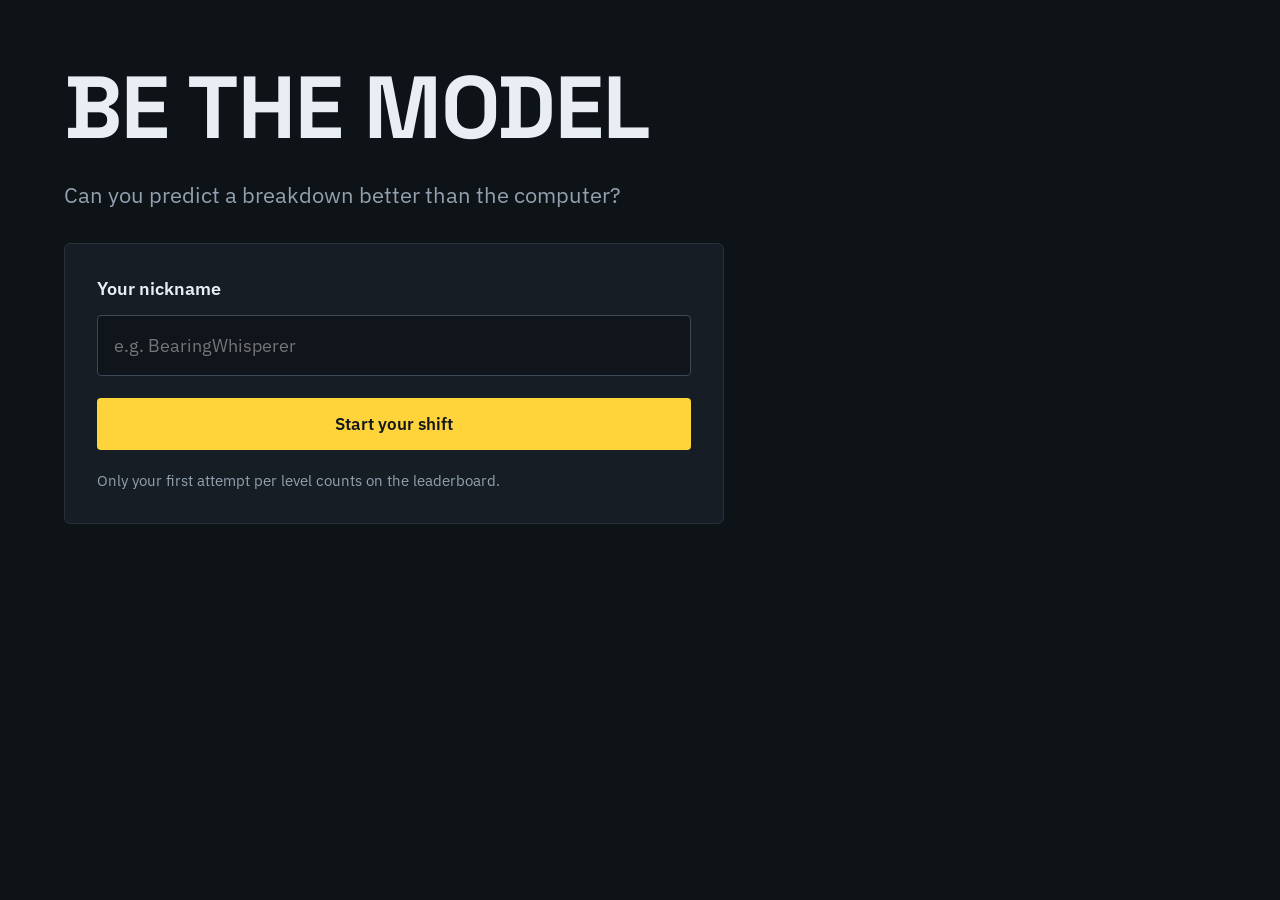
<file: frontend/index.html>
<!doctype html>
<html lang="en">
<head>
  <meta charset="utf-8">
  <meta name="viewport" content="width=device-width, initial-scale=1">
  <title>Be the Model</title>
  <link rel="preconnect" href="https://fonts.googleapis.com">
  <link rel="preconnect" href="https://fonts.gstatic.com" crossorigin>
  <link rel="stylesheet" href="https://fonts.googleapis.com/css2?family=IBM+Plex+Mono:wght@400;500;600&family=IBM+Plex+Sans:wght@400;600&family=Space+Grotesk:wght@500;700&display=swap">
  <link rel="stylesheet" href="css/style.css">
  <script type="module" src="js/main.js"></script>
</head>
<body>

<!-- Join -->
<section id="screen-join" class="page" hidden>
  <h1 class="title-xl">BE THE MODEL</h1>
  <p class="tagline">Can you predict a breakdown better than the computer?</p>
  <form id="join-form" class="panel join-card">
    <label for="nickname">Your nickname</label>
    <input id="nickname" maxlength="20" autocomplete="off" placeholder="e.g. BearingWhisperer" required>
    <button class="btn-primary btn-block" type="submit">Start your shift</button>
    <p class="hint">Only your first attempt per level counts on the leaderboard.</p>
  </form>
</section>

<!-- Waiting for the host -->
<section id="screen-waiting" class="page" hidden>
  <p class="eyebrow">On shift: <span id="wait-nick"></span></p>
  <h2 id="wait-title" class="title-l">Connecting…</h2>
  <p id="wait-hint" class="tagline"></p>
  <div class="panel brief">
    <h3>What to look for in the temperature graph</h3>
    <div class="brief-grid">
      <figure><canvas data-pattern="steady"></canvas><figcaption><b>Steady, moving slightly up and down</b><span>Normal</span></figcaption></figure>
      <figure><canvas data-pattern="building"></canvas><figcaption><b>Steadily building up</b><span>A wearing part</span></figcaption></figure>
      <figure><canvas data-pattern="fluctuating"></canvas><figcaption><b>Fluctuating a lot</b><span>A broken part</span></figcaption></figure>
    </div>
  </div>
</section>

<!-- Control room -->
<section id="screen-room" hidden>
  <header class="topbar">
    <div class="brand"><span class="logo">BE THE MODEL</span><span id="hdr-level" class="muted"></span></div>
    <div class="hdr-stats mono">
      <span>TIME<b id="hdr-time">00:00</b></span>
      <span>SCORE<b id="hdr-score" class="you">0</b></span>
      <span id="hdr-eng-wrap">ENGINEERS FREE<b id="hdr-eng">2/2</b></span>
    </div>
  </header>
  <div class="room">
    <div id="stats" class="stats"></div>
    <div id="room-main" class="room-main">
      <div id="machines" class="machines"></div>
      <aside id="sidebar" class="panel sidebar">
        <div id="engineers-box">
          <h3>Engineers</h3>
          <ul id="engineers" class="engineers"></ul>
        </div>
        <h3>Activity log</h3>
        <p class="legend">◇ Engineer &nbsp; ○ System &nbsp; ⚑ You</p>
        <ul id="log" class="log"></ul>
      </aside>
    </div>
  </div>
</section>

<!-- Results -->
<section id="screen-results" class="page" hidden>
  <h2 id="res-title" class="title-l"></h2>
  <div class="panel table-card">
    <table class="table">
      <thead><tr><th>Result</th><th>You</th><th class="model">Model</th></tr></thead>
      <tbody id="res-body"></tbody>
    </table>
  </div>
  <div id="res-totals" class="panel table-card" hidden>
    <h3>All three levels</h3>
    <table class="table">
      <thead><tr><th>Level</th><th>You</th><th class="model">Model</th></tr></thead>
      <tbody id="totals-body"></tbody>
    </table>
  </div>
  <div id="replays"></div>
  <p id="res-next" class="muted"></p>
</section>

</body>
</html>
</file>
<file: frontend/css/style.css>
/* Night shift control room. Each colour keeps one meaning on every screen. */
:root {
  --bg: #0e1318;
  --panel: #161d25;
  --inset: #0f151b;
  --border: #26303b;
  --border-strong: #3d4956;
  --text: #e8eef4;
  --muted: #93a1af;
  --you: #ffd43b;      /* action and you */
  --temp: #ffa94d;
  --rpm: #5cb8ff;
  --model: #c9a7ff;

  --head: "Space Grotesk", system-ui, sans-serif;
  --body: "IBM Plex Sans", system-ui, sans-serif;
  --mono: "IBM Plex Mono", ui-monospace, Menlo, monospace;
}

* { box-sizing: border-box; }
html, body { margin: 0; background: var(--bg); color: var(--text); font: 15px/1.4 var(--body); }
[hidden] { display: none !important; }
h1, h2, h3 { font-family: var(--head); margin: 0; font-weight: 700; }
h3 { font-size: 17px; }
.muted { color: var(--muted); }
.mono { font-family: var(--mono); }
.you { color: var(--you); }
.model { color: var(--model); }

.panel { background: var(--panel); border: 1px solid var(--border); border-radius: 6px; }

/* Buttons */
button { font: 600 14px var(--body); border-radius: 4px; padding: 10px 12px; cursor: pointer; border: 1px solid transparent; }
.btn-primary { background: var(--you); color: #14181c; }
.btn-outline { background: transparent; border-color: var(--you); color: var(--you); }
.btn-ghost { background: transparent; border-color: var(--border-strong); color: var(--text); }
button:disabled { opacity: 0.35; cursor: not-allowed; }
.btn-outline.flagged:disabled { opacity: 1; }
.btn-block { width: 100%; padding: 14px; font-size: 17px; }

/* Plain pages: join, waiting, results */
.page { padding: 64px 64px 48px; max-width: 1200px; }
.title-xl { font-size: 88px; line-height: 1; letter-spacing: -1px; }
.title-l { font-size: 40px; line-height: 1.1; }
.tagline { color: var(--muted); font-size: 22px; margin: 28px 0 32px; max-width: 760px; }
.eyebrow { color: var(--muted); margin: 0 0 12px; font-family: var(--mono); }

.join-card { max-width: 660px; padding: 32px; }
.join-card label { display: block; font-weight: 600; font-size: 18px; margin-bottom: 14px; }
.join-card input {
  width: 100%; padding: 18px 16px; margin-bottom: 22px; font: 18px var(--body);
  background: var(--inset); color: var(--text); border: 1px solid var(--border-strong); border-radius: 4px;
}
.join-card input:focus { outline: 2px solid var(--you); outline-offset: 1px; }
.hint { color: var(--muted); margin: 20px 0 0; }

.brief { padding: 24px 28px; }
.brief-grid { display: grid; grid-template-columns: repeat(3, 1fr); gap: 20px; margin-top: 16px; }
.brief figure { margin: 0; }
.brief canvas { display: block; width: 100%; height: 90px; background: var(--inset); }
.brief figcaption { margin-top: 10px; display: flex; flex-direction: column; }
.brief figcaption span { color: var(--muted); }

/* Control room: fills the screen, graphs take whatever height is left */
#screen-room { display: flex; flex-direction: column; height: 100vh; min-height: 620px; }
.topbar {
  display: flex; justify-content: space-between; align-items: center;
  height: 60px; padding: 0 20px; border-bottom: 1px solid var(--border); flex: none;
}
.brand { display: flex; align-items: baseline; gap: 22px; }
.logo { font: 700 21px var(--head); }
.hdr-stats { display: flex; gap: 28px; font-size: 14px; letter-spacing: 0.5px; }
.hdr-stats b { font-size: 20px; margin-left: 6px; }

.room { flex: 1; min-height: 0; display: flex; flex-direction: column; gap: 16px; padding: 16px 20px; }
.stats { display: grid; grid-auto-flow: column; grid-auto-columns: 1fr; gap: 12px; flex: none; }
.stat { padding: 10px 14px; }
.stat span { display: block; font-size: 12px; color: var(--muted); }
.stat b { font: 500 19px var(--mono); }

.room-main { flex: 1; min-height: 0; display: grid; grid-template-columns: 1fr clamp(260px, 24vw, 340px); gap: 16px; }
.room-main.no-sidebar { grid-template-columns: 1fr; }
.machines { display: grid; grid-template-columns: 1fr 1fr; grid-template-rows: repeat(2, minmax(0, 1fr)); gap: 16px; min-height: 0; }
.machines.single { grid-template-columns: 1fr; grid-template-rows: minmax(0, 1fr); }

.machine { display: flex; flex-direction: column; gap: 10px; padding: 14px; min-height: 0; }
.machine header { display: flex; justify-content: space-between; align-items: center; }
.chip { font-size: 12px; color: var(--muted); border: 1px solid var(--border-strong); border-radius: 3px; padding: 2px 8px; }
.graph { position: relative; flex: 1; min-height: 70px; background: var(--inset); }
.graph canvas { position: absolute; inset: 0; width: 100%; height: 100%; display: block; }
.values { font-family: var(--mono); font-size: 15px; display: flex; gap: 22px; }
.values .t { color: var(--temp); }
.values .r { color: var(--rpm); }
.values b { font-weight: 600; margin-left: 6px; }
.actions { display: grid; grid-template-columns: repeat(3, 1fr); gap: 8px; }
.actions button { padding: 10px 6px; white-space: nowrap; overflow: hidden; text-overflow: ellipsis; }
.machine.is-broken .graph, .machine.is-off .graph { opacity: 0.45; }
.machine.is-broken .chip, .machine.is-off .chip { color: var(--text); background: var(--border); }

.sidebar { padding: 16px; display: flex; flex-direction: column; min-height: 0; }
.sidebar h3 { margin-bottom: 10px; }
.engineers { list-style: none; margin: 0 0 22px; padding: 0; }
.engineers li { margin-bottom: 8px; }
.engineers .row { display: flex; justify-content: space-between; }
.engineers .row span:last-child { color: var(--muted); font-family: var(--mono); font-size: 14px; }
.bar { height: 5px; background: var(--border); border-radius: 3px; margin-top: 6px; overflow: hidden; }
.bar i { display: block; height: 100%; background: var(--you); }
.legend { font-size: 12px; color: var(--muted); margin: 0 0 8px; }
.log { list-style: none; margin: 0; padding: 0; overflow-y: auto; flex: 1; min-height: 0; }
.log li { display: grid; grid-template-columns: 18px 52px 1fr; gap: 6px; padding: 10px 0; border-top: 1px solid var(--border); font-size: 14px; }
.log .when { font-family: var(--mono); color: var(--muted); }
.log .you-entry .icon { color: var(--you); }

/* Results */
.table-card { padding: 20px 32px; margin-top: 32px; }
.table-card h3 { margin: 4px 0 12px; }
.table { width: 100%; border-collapse: collapse; }
.table th { text-align: left; font-size: 13px; color: var(--muted); font-weight: 600; padding: 10px; border-bottom: 1px solid var(--border); }
.table td { padding: 14px 10px; border-bottom: 1px solid var(--border); font-size: 17px; }
.table tr:last-child td { border-bottom: 0; }
.table th:not(:first-child), .table td:not(:first-child) { width: 160px; }
.table .total td { font-weight: 700; }
.replay { padding: 20px 32px 24px; margin-top: 24px; }
.replay canvas { display: block; width: 100%; height: 160px; background: var(--inset); margin-top: 14px; }
#res-next { margin-top: 28px; }

/* Leaderboard */
.board td { font-size: 22px; }
.board .model-row td { color: var(--model); }

/* Mock server dev bar (only shown with ?mock) */
.mockbar {
  position: fixed; left: 10px; bottom: 10px; z-index: 10; display: flex; gap: 6px; align-items: center;
  background: #000c; border: 1px dashed var(--border-strong); padding: 6px 8px; border-radius: 4px; font-size: 12px; color: var(--muted);
}
.mockbar button { padding: 4px 8px; font-size: 12px; background: var(--border); color: var(--text); }
</file>
